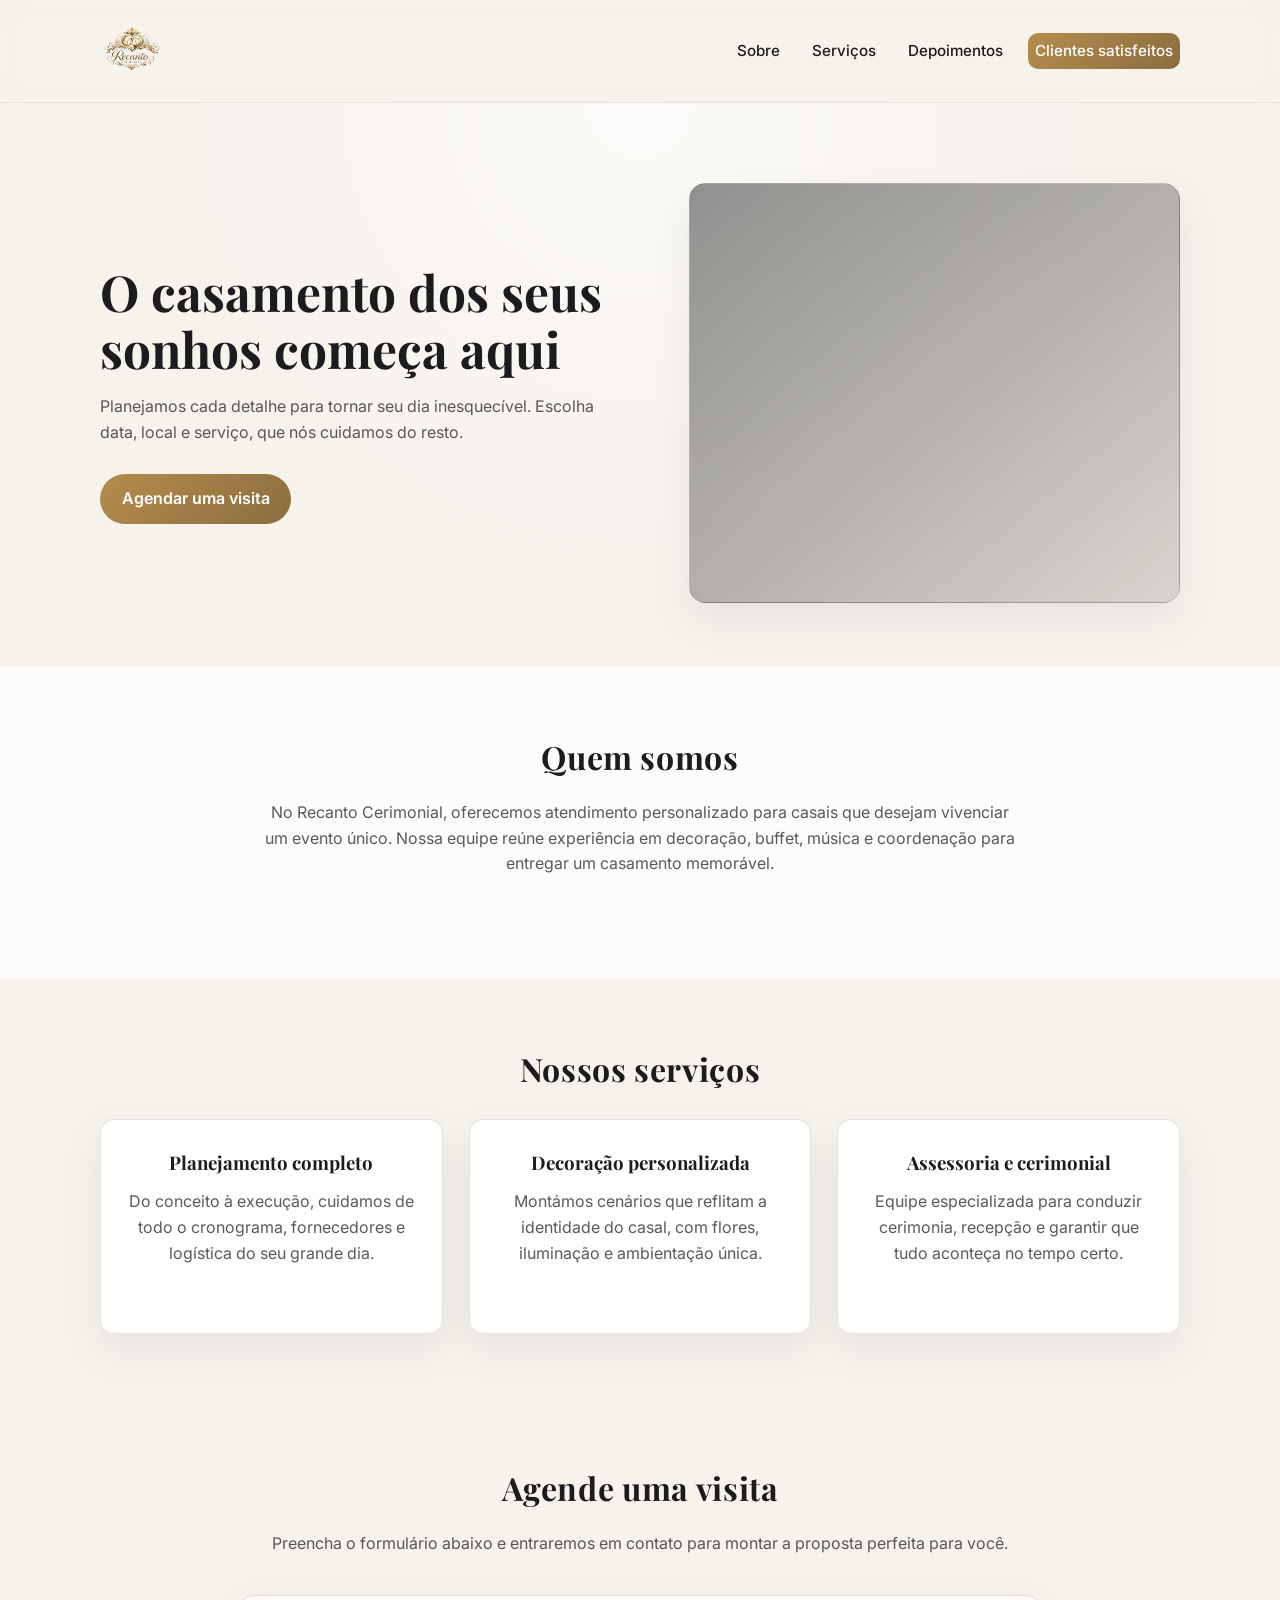
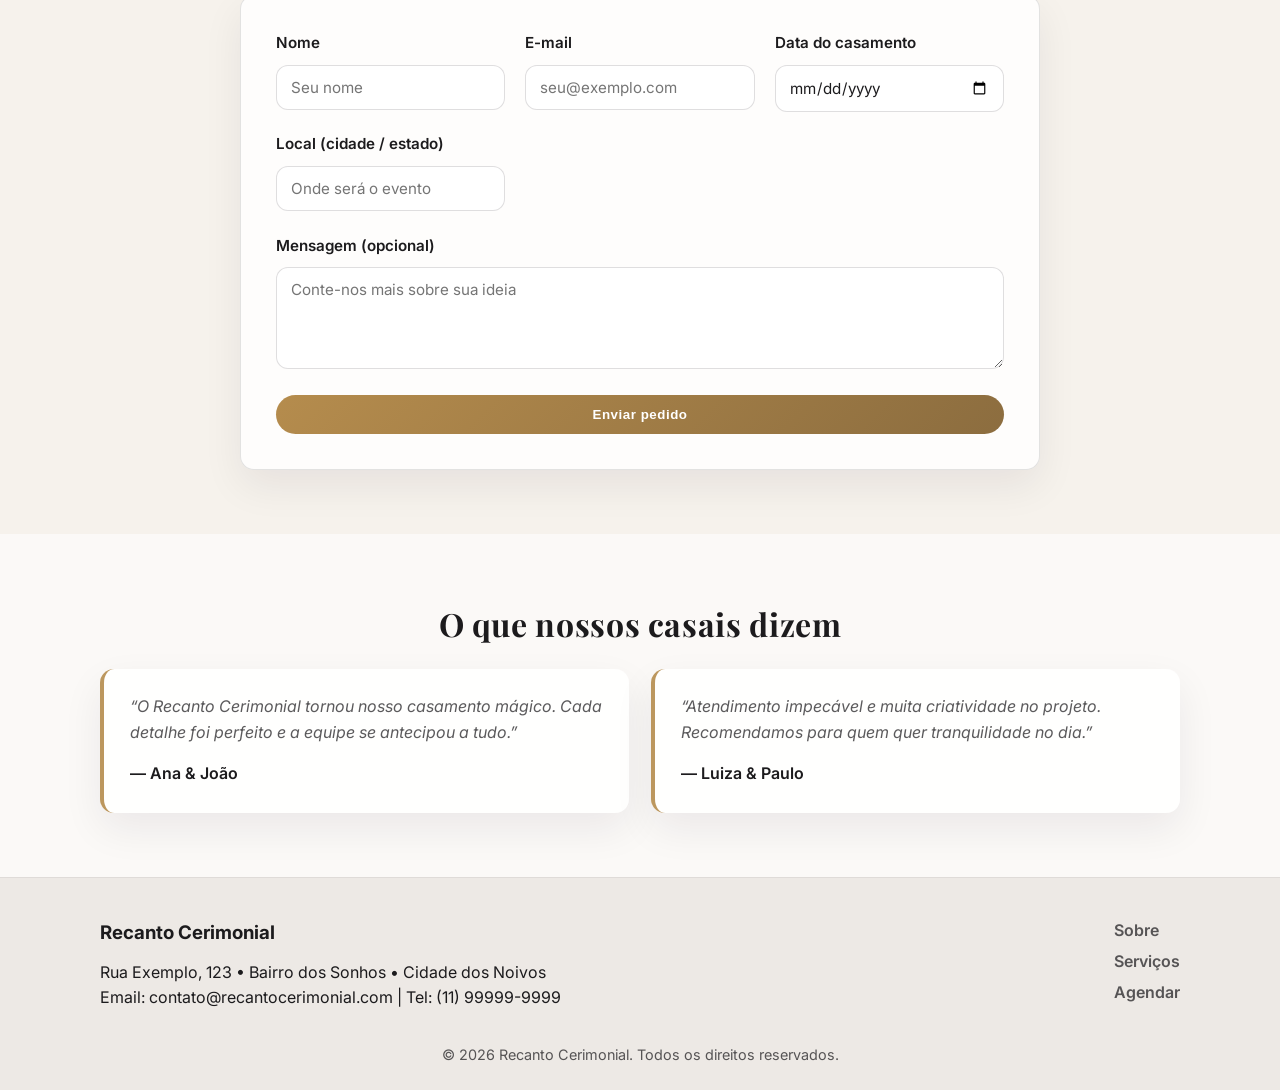
<file: index.html>
<!DOCTYPE html>
<html lang="en">
    <head>
        <meta charset="UTF-8">
        <meta name="viewport" content="width=device-width, initial-scale=1.0">
        <title>Recanto Cerimonial - Agende o seu casamento</title>
        <link rel="preconnect" href="https://fonts.googleapis.com">
        <link rel="preconnect" href="https://fonts.gstatic.com" crossorigin>
        <link href="https://fonts.googleapis.com/css2?family=Playfair+Display:wght@500;600;700&family=Inter:wght@300;400;500;600&display=swap" rel="stylesheet">
        <link rel="stylesheet" href="css/styles.css">
        <link rel="icon" type="image/png" href="IMAGENS/logohome.png">
    </head>
    <body>
        <header class="site-header">
            <div class="container header-inner">
                <img src="./IMAGENS/Logo.png" alt="Logo Recanto Cerimonial" class="logo">
                <nav class="nav">
                    <a href="#sobre">Sobre</a>
                    <a href="#servicos">Serviços</a>
                    <a href="#depoimentos">Depoimentos</a>
                    <a class="btn-primary"href="RicardoLeticia.html">Clientes satisfeitos</a>
                </nav>
            </div>
        </header>

        <main>
            <section class="hero" id="home">
                <div class="container hero-content">
                    <div>
                        <h1>O casamento dos seus sonhos começa aqui</h1>
                        <p style="text-align: left; margin-left: 0;">Planejamos cada detalhe para tornar seu dia inesquecível. Escolha data, local e serviço, que nós cuidamos do resto.</p>
                        <a class="btn-primary" href="#agendar">Agendar uma visita</a>
                    </div>
                    <div class="hero-image" aria-hidden="true"></div>
                </div>
            </section>

            <section class="sobre" id="sobre">
                <div class="container">
                    <h2>Quem somos</h2>
                    <p>No Recanto Cerimonial, oferecemos atendimento personalizado para casais que desejam vivenciar um evento único. Nossa equipe reúne experiência em decoração, buffet, música e coordenação para entregar um casamento memorável.</p>
                </div>
            </section>

            <section class="servicos" id="servicos">
                <div class="container">
                    <h2>Nossos serviços</h2>
                    <div class="cards">
                        <article class="card">
                            <h3>Planejamento completo</h3>
                            <p>Do conceito à execução, cuidamos de todo o cronograma, fornecedores e logística do seu grande dia.</p>
                        </article>
                        <article class="card">
                            <h3>Decoração personalizada</h3>
                            <p>Montámos cenários que reflitam a identidade do casal, com flores, iluminação e ambientação única.</p>
                        </article>
                        <article class="card">
                            <h3>Assessoria e cerimonial</h3>
                            <p>Equipe especializada para conduzir cerimonia, recepção e garantir que tudo aconteça no tempo certo.</p>
                        </article>
                    </div>
                </div>
            </section>

            <section class="agendar" id="agendar">
                <div class="container">
                    <h2>Agende uma visita</h2>
                    <p>Preencha o formulário abaixo e entraremos em contato para montar a proposta perfeita para você.</p>
                    <form class="form" action="#" method="post">
                        <div class="form-grid">
                            <label>
                                Nome
                                <input type="text" name="nome" placeholder="Seu nome" required>
                            </label>
                            <label>
                                E-mail
                                <input type="email" name="email" placeholder="seu@exemplo.com" required>
                            </label>
                            <label>
                                Data do casamento
                                <input type="date" name="data" required>
                            </label>
                            <label>
                                Local (cidade / estado)
                                <input type="text" name="local" placeholder="Onde será o evento" required>
                            </label>
                        </div>
                        <label class="full-width">
                            Mensagem (opcional)
                            <textarea name="mensagem" rows="4" placeholder="Conte-nos mais sobre sua ideia"></textarea>
                        </label>
                        <button class="btn-primary" type="submit">Enviar pedido</button>
                    </form>
                </div>
            </section>

            <section class="depoimentos" id="depoimentos">
                <div class="container">
                    <h2>O que nossos casais dizem</h2>
                    <div class="testimonials">
                        <blockquote>
                            “O Recanto Cerimonial tornou nosso casamento mágico. Cada detalhe foi perfeito e a equipe se antecipou a tudo.”
                            <footer>— Ana & João</footer>
                        </blockquote>
                        <blockquote>
                            “Atendimento impecável e muita criatividade no projeto. Recomendamos para quem quer tranquilidade no dia.”
                            <footer>— Luiza & Paulo</footer>
                        </blockquote>
                    </div>
                </div>
            </section>
        </main>

        <footer class="site-footer">
            <div class="container footer-inner">
                <div>
                    <h3>Recanto Cerimonial</h3>
                    <p>Rua Exemplo, 123 • Bairro dos Sonhos • Cidade dos Noivos</p>
                    <p>Email: contato@recantocerimonial.com | Tel: (11) 99999-9999</p>
                </div>
                <div class="footer-links">
                    <a href="#sobre">Sobre</a>
                    <a href="#servicos">Serviços</a>
                    <a href="#agendar">Agendar</a>
                </div>
            </div>
            <div class="footer-bottom">
                <p>© <span id="year"></span> Recanto Cerimonial. Todos os direitos reservados.</p>
            </div>
        </footer>

        <script>
            document.getElementById('year').textContent = new Date().getFullYear();
        </script>
    </body>
</html>
    </body>
</html>
</file>
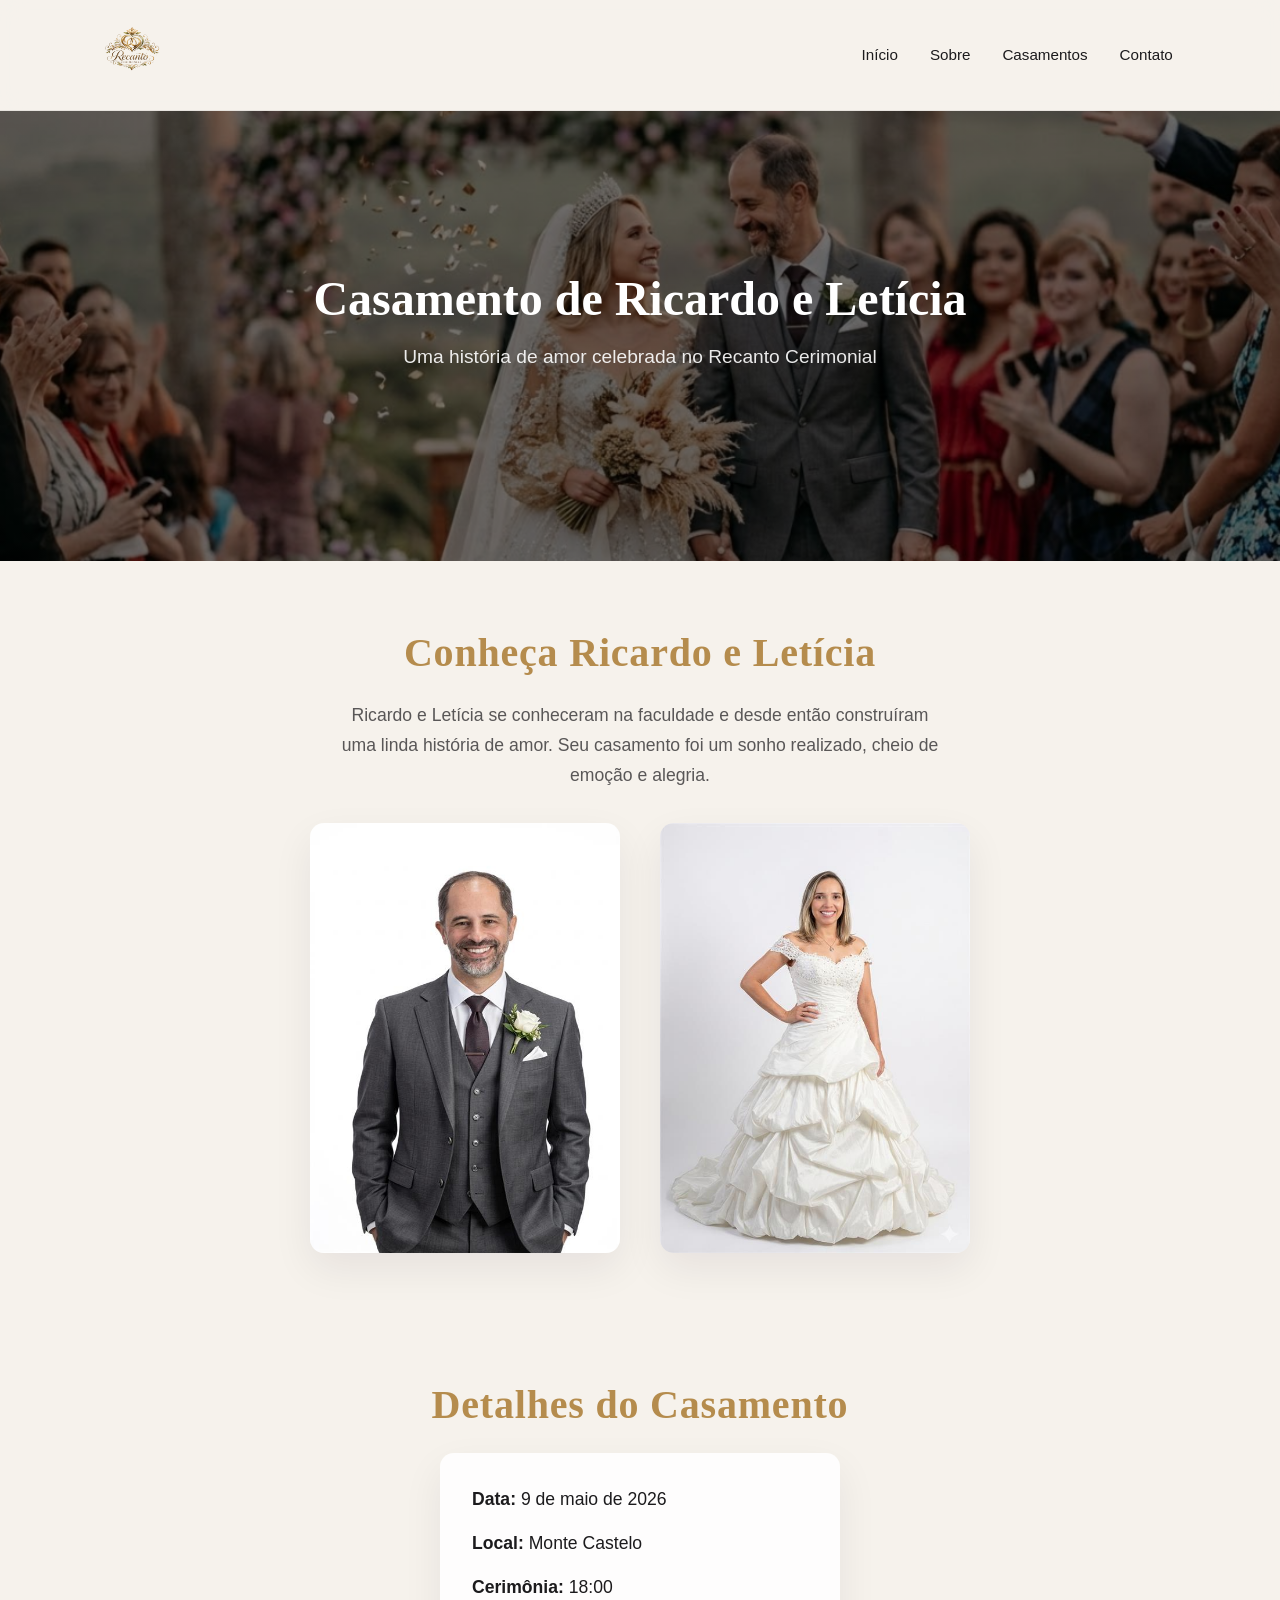
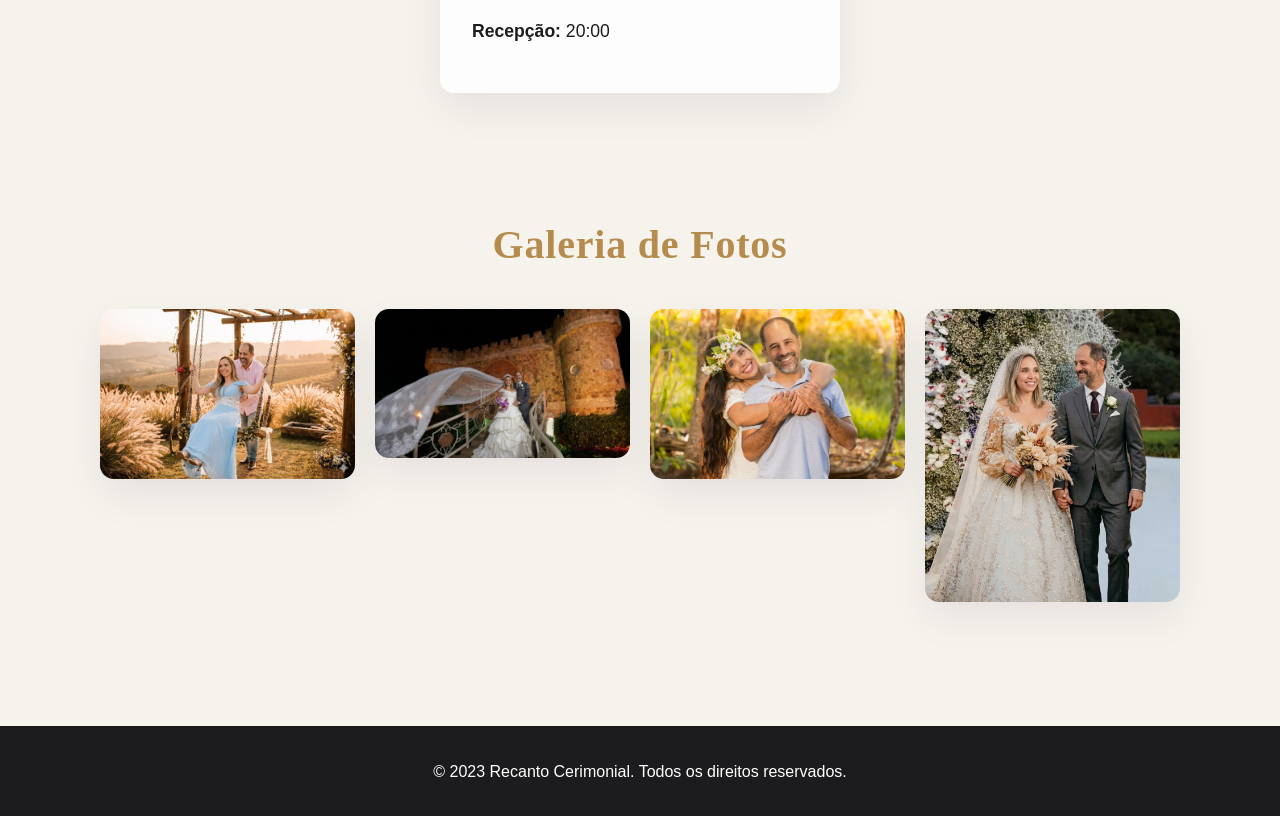
<file: RicardoLeticia.html>
<!DOCTYPE html>
<html lang="pt-BR">
<head>
    <meta charset="UTF-8">
    <meta name="viewport" content="width=device-width, initial-scale=1.0">
    <title>Casamento de Ricardo e Letícia - Recanto Cerimonial</title>
    <link rel="stylesheet" href="css/styles.css">
    <link rel="stylesheet" href="css/RicardoLeticia.css">
    <link rel="icon" type="image/png" href="IMAGENS/logohome.png">
</head>
<body>
    <!-- Header -->
    <header class="site-header">
        <div class="container header-inner">
            <a href="index.html"><img src="./IMAGENS/Logo.png" alt="Logo Recanto Cerimonial" class="logo"></a>
            <nav class="nav">
                <a href="index.html">Início</a>
                <a href="#sobre">Sobre</a>
                <a href="#casamentos">Casamentos</a>
                <a href="#contato">Contato</a>
            </nav>
        </div>
    </header>

    <!-- Hero Section -->
    <section class="hero">
        <div class="container">
            <h1>Casamento de Ricardo e Letícia</h1>
            <p style="color: white;">Uma história de amor celebrada no Recanto Cerimonial</p>
        </div>
    </section>

    <!-- The Couple -->
    <section class="couple">
        <div class="container">
            <h2>Conheça Ricardo e Letícia</h2>
            <p>Ricardo e Letícia se conheceram na faculdade e desde então construíram uma linda história de amor. Seu casamento foi um sonho realizado, cheio de emoção e alegria.</p>
            <div class="couple-photos">
                <img src="./IMAGENS/ricardo.jpg" alt="Ricardo" width="310" height="430">
                <img src="./IMAGENS/leticia.jpg" alt="Letícia" width="310" height="430">
            </div>
        </div>
    </section>

    <!-- Wedding Details -->
    <section class="details">
        <div class="container">
            <h2>Detalhes do Casamento</h2>
            <ul>
                <li><strong>Data:</strong> 9 de maio de 2026</li>
                <li><strong>Local:</strong> Monte Castelo</li>
                <li><strong>Cerimônia:</strong> 18:00</li>
                <li><strong>Recepção:</strong> 20:00</li>
            </ul>
        </div>
    </section>

    <!-- Gallery -->
    <section class="gallery">
        <div class="container">
            <h2>Galeria de Fotos</h2>
            <div class="photos">
                <img src="./IMAGENS/Foto1.png" alt="Foto 1" width="300" height="200">
                <img src="./IMAGENS/Foto2.png" alt="Foto 2" width="300" height="200">
                <img src="./IMAGENS/Foto3.png" alt="Foto 3" width="300" height="200">
                <img src="./IMAGENS/Foto4.png" alt="Foto 4" width="300" height="200">
            </div>
        </div>
    </section>

    <!-- Footer -->
    <footer class="site-footer">
        <div class="container">
            <p>&copy; 2023 Recanto Cerimonial. Todos os direitos reservados.</p>
        </div>
    </footer>
</body>
</html>
</file>
<file: css/styles.css>
/* Reset Básico */
* {
  box-sizing: border-box;
  margin: 0;
  padding: 0;
}

:root {
  --color-bg: #f6f2ec;
  --color-primary: #b58c4d;
  --color-primary-dark: #8c6d3f;
  --color-text: #1c1b1d;
  --color-muted: rgba(28, 27, 29, 0.72);
  --color-card: rgba(255, 255, 255, 0.88);
  --color-border: rgba(28, 27, 29, 0.12);
  --shadow: 0 16px 40px rgba(25, 21, 49, 0.07);
  --radius: 14px;
  --max-width: 1080px;
  --font: "Inter", -apple-system, BlinkMacSystemFont, "Segoe UI", Roboto, sans-serif;
  --font-heading: "Playfair Display", serif;
}

html, body {
  height: 100%;
}

body {
  font-family: var(--font);
  background: var(--color-bg);
  color: var(--color-text);
  line-height: 1.6;
}

::selection {
  background: rgba(181, 140, 77, 0.35);
}

a {
  color: inherit;
  text-decoration: none;
}

.container {
  width: min(92%, var(--max-width));
  margin: 0 auto;
}

/* Header */
.site-header {
  position: sticky;
  top: 0;
  background: rgba(246, 242, 236, 0.82);
  backdrop-filter: blur(12px);
  border-bottom: 1px solid rgba(0, 0, 0, 0.06);
  z-index: 10;
}

.header-inner {
  display: flex;
  align-items: center;
  justify-content: space-between;
  padding: 1.2rem 0;
}

.logo {
  font-family: var(--font-heading);
  font-weight: 700;
  letter-spacing: 0.1em;
  font-size: 1.2rem;
  text-transform: uppercase;
  width: 5vw;
}

.nav {
  display: flex;
  align-items: center;
  gap: 1.1rem;
}

.nav a {
  font-size: 0.95rem;
  padding: 0.35rem 0.45rem;
  border-radius: 10px;
  transition: background 0.2s ease;
  font-weight: 500;
}

.nav a:hover {
  background: rgba(181, 140, 77, 0.12);
}

.btn-primary {
  display: inline-flex;
  align-items: center;
  justify-content: center;
  padding: 0.75rem 1.35rem;
  background: linear-gradient(135deg, rgba(181, 140, 77, 1), rgba(140, 109, 63, 1));
  border: none;
  border-radius: 999px;
  color: #fff;
  cursor: pointer;
  font-weight: 600;
  transition: transform 0.2s ease, box-shadow 0.2s ease;
  text-decoration: none;
}

.btn-primary:hover {
  transform: translateY(-1px);
  box-shadow: 0 18px 45px rgba(181, 140, 77, 0.35);
}

/* Hero */
.hero {
  padding: 5rem 0 4rem;
  background: radial-gradient(circle at top center, rgba(255,255,255,0.7) 0%, rgba(246,242,236,1) 55%);
}

.hero-content {
  display: grid;
  grid-template-columns: 1.1fr 1fr;
  gap: 3rem;
  align-items: center;
}

.hero h1 {
  font-family: var(--font-heading);
  font-size: clamp(2rem, 4vw, 3.1rem);
  margin-bottom: 1.1rem;
  line-height: 1.15;
}

.hero p {
  margin-bottom: 1.8rem;
  color: var(--color-muted);
  max-width: 520px;
}

.hero-image {
  height: 420px;
  border-radius: calc(var(--radius) * 1.2);
  background: linear-gradient(140deg, rgba(0, 0, 0, 0.42), rgba(0, 0, 0, 0.12)),
    url("https://storage.alboom.ninja/sites/5809/albuns/1065641/onde-casar-em-gramado-casamento-dos-sonhos.jpg?t=1663327310") center/cover no-repeat;
  box-shadow: var(--shadow);
  border: 1px solid var(--color-border);
}

/* Seções */
section {
  padding: 4rem 0;
}

section h2 {
  font-size: 2rem;
  margin-bottom: 1.1rem;
  text-align: center;
  font-family: var(--font-heading);
  letter-spacing: 0.02em;
}

section p {
  color: var(--color-muted);
  text-align: center;
  max-width: 760px;
  margin: 0 auto 2.4rem;
}

.sobre {
  background: rgba(255, 255, 255, 0.75);
}

.servicos .cards {
  display: grid;
  grid-template-columns: repeat(auto-fit, minmax(240px, 1fr));
  gap: 1.6rem;
  margin-top: 1.5rem;
}

.card {
  padding: 1.8rem 1.6rem;
  border-radius: var(--radius);
  background: var(--color-card);
  box-shadow: var(--shadow);
  border: 1px solid var(--color-border);
  text-align: center;
}

.card h3 {
  margin-bottom: 0.7rem;
  font-family: var(--font-heading);
}

/* Form */
.agendar .form {
  max-width: 800px;
  margin: 0 auto;
  padding: 2.2rem;
  border-radius: var(--radius);
  background: rgba(255, 255, 255, 0.85);
  box-shadow: var(--shadow);
  border: 1px solid var(--color-border);
}

.form-grid {
  display: grid;
  grid-template-columns: repeat(auto-fit, minmax(220px, 1fr));
  gap: 1.25rem;
}

label {
  display: flex;
  flex-direction: column;
  font-weight: 600;
  font-size: 0.95rem;
  color: var(--color-text);
}

input,
textarea {
  margin-top: 0.6rem;
  padding: 0.75rem 0.85rem;
  border-radius: 12px;
  border: 1px solid rgba(28, 27, 29, 0.14);
  background: rgba(255, 255, 255, 0.9);
  font-family: inherit;
  font-size: 0.95rem;
  color: var(--color-text);
}

input:focus,
textarea:focus {
  outline: none;
  border-color: rgba(181, 140, 77, 0.8);
  box-shadow: 0 0 0 4px rgba(181, 140, 77, 0.18);
}

.full-width {
  width: 100%;
  margin-top: 1.4rem;
}

.form button {
  margin-top: 1.6rem;
  width: 100%;
  letter-spacing: 0.04em;
}

/* Depoimentos */
.depoimentos {
  background: rgba(255, 255, 255, 0.6);
}

.testimonials {
  display: grid;
  grid-template-columns: repeat(auto-fit, minmax(240px, 1fr));
  gap: 1.4rem;
  margin-top: 1.2rem;
}

blockquote {
  padding: 1.6rem;
  border-radius: var(--radius);
  background: var(--color-card);
  box-shadow: var(--shadow);
  border-left: 4px solid rgba(181, 140, 77, 0.9);
  color: var(--color-muted);
  font-style: italic;
}

blockquote footer {
  margin-top: 1rem;
  font-weight: 600;
  color: var(--color-text);
  font-style: normal;
}

/* Rodapé */
.site-footer {
  padding: 2.5rem 0 1.5rem;
  background: rgba(25, 21, 49, 0.04);
  border-top: 1px solid rgba(0, 0, 0, 0.06);
}

.footer-inner {
  display: flex;
  flex-wrap: wrap;
  gap: 2rem;
  justify-content: space-between;
  align-items: flex-start;
}

.footer-inner h3 {
  margin-bottom: 0.75rem;
}

.footer-links {
  display: flex;
  flex-direction: column;
  gap: 0.35rem;
}

.footer-links a {
  font-weight: 600;
  color: var(--color-muted);
}

.footer-links a:hover {
  color: var(--color-text);
}

.footer-bottom {
  margin-top: 2rem;
  text-align: center;
  color: var(--color-muted);
  font-size: 0.9rem;
}

/* Responsividade */
@media (max-width: 900px) {
  .hero-content {
    grid-template-columns: 1fr;
  }

  .hero-image {
    height: 320px;
  }

  .header-inner {
    flex-direction: column;
    gap: 1rem;
  }

  .nav {
    flex-wrap: wrap;
    justify-content: center;
  }
}

@media (max-width: 520px) {
  .btn-primary {
    width: 100%;
  }

  .form button {
    max-width: 420px;
  }
}
</file>
<file: css/RicardoLeticia.css>
/* Estilos específicos para a página de Ricardo e Letícia */

.hero {
    background: linear-gradient(rgba(0,0,0,0.5), rgba(0,0,0,0.5)), url("../IMAGENS/CasamentoFundo.png") center/cover no-repeat;
    color: white;
    text-align: center;
    padding: 100px 0;
    min-height: 50vh;
    display: flex;
    align-items: center;
}

.hero h1 {
    font-family: var(--font-heading);
    font-size: 3rem;
    margin-bottom: 1rem;
}

.hero p {
    font-size: 1.2rem;
    opacity: 0.9;
}

.couple, .details, .gallery {
    padding: 60px 0;
    text-align: center;
}

.couple h2, .details h2, .gallery h2 {
    font-family: var(--font-heading);
    font-size: 2.5rem;
    margin-bottom: 1rem;
    color: var(--color-primary);
}

.couple p {
    max-width: 600px;
    margin: 0 auto 2rem;
    font-size: 1.1rem;
    line-height: 1.7;
}

.couple-photos {
    display: flex;
    justify-content: center;
    gap: 40px;
    flex-wrap: wrap;
}

.couple-photos img {
    border-radius: var(--radius);
    box-shadow: var(--shadow);
    transition: transform 0.3s ease;
}

.couple-photos img:hover {
    transform: scale(1.05);
}

.details ul {
    list-style: none;
    max-width: 400px;
    margin: 0 auto;
    text-align: left;
    background: var(--color-card);
    padding: 2rem;
    border-radius: var(--radius);
    box-shadow: var(--shadow);
}

.details li {
    margin-bottom: 1rem;
    font-size: 1.1rem;
}

.photos {
    display: grid;
    grid-template-columns: repeat(auto-fit, minmax(250px, 1fr));
    gap: 20px;
    margin-top: 2rem;
}

.photos img {
    width: 100%;
    height: auto;
    border-radius: var(--radius);
    box-shadow: var(--shadow);
    transition: transform 0.3s ease;
}

.photos img:hover {
    transform: scale(1.02);
}

.site-footer {
    background: var(--color-text);
    color: white;
    text-align: center;
    padding: 2rem 0;
    margin-top: 4rem;
}

/* Responsividade */
@media (max-width: 768px) {
    .hero h1 {
        font-size: 2rem;
    }
    .couple h2, .details h2, .gallery h2 {
        font-size: 2rem;
    }
    .couple-photos {
        gap: 20px;
    }
    .photos {
        grid-template-columns: repeat(auto-fit, minmax(200px, 1fr));
    }
}
</file>
